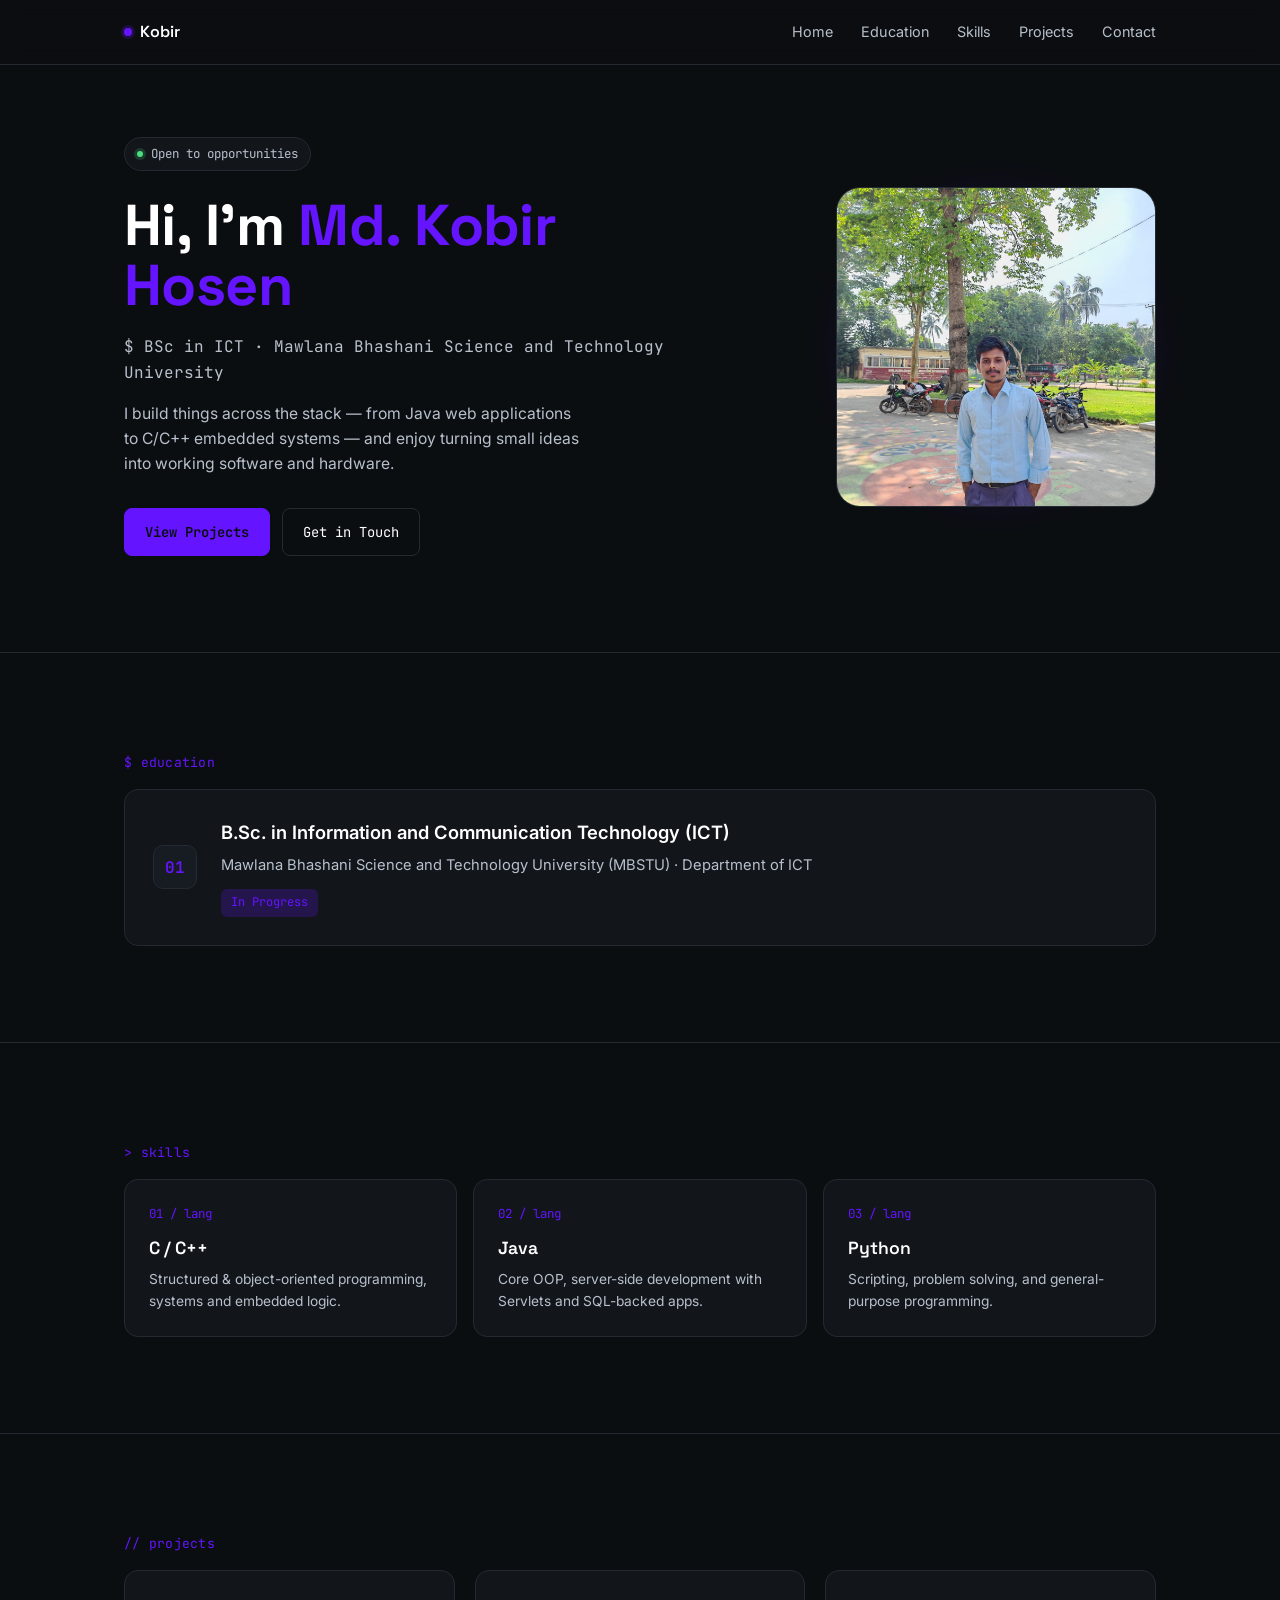
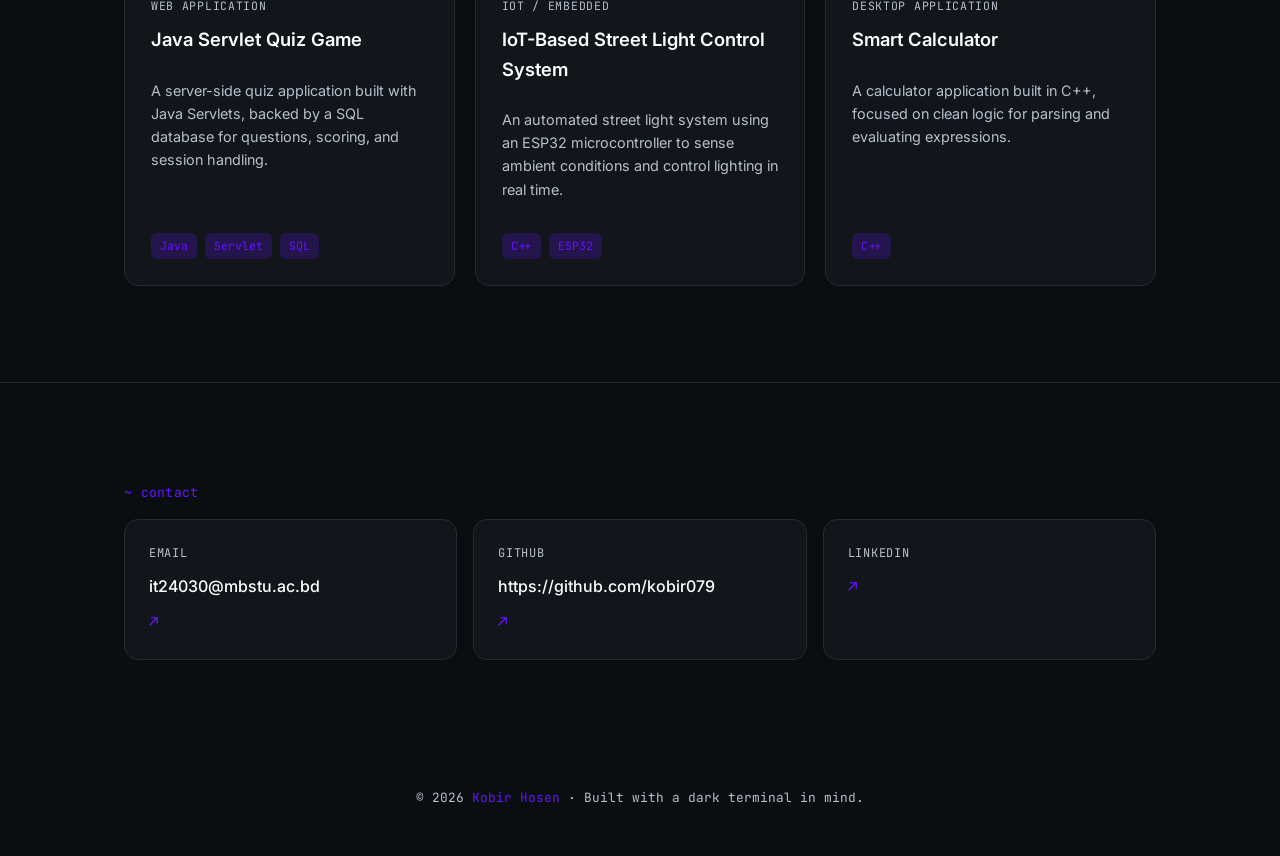
<file: index.html>
<!DOCTYPE html>
<html lang="en">
<head>
<meta charset="UTF-8">
<meta name="viewport" content="width=device-width, initial-scale=1.0">
<title>Md. Kobir Hosen Portfolio</title>
<meta name="description" content="BSc in ICT student at MBSTU — portfolio, skills and projects.">
<link rel="preconnect" href="https://fonts.googleapis.com">
<link rel="preconnect" href="https://fonts.gstatic.com" crossorigin>
<link href="https://fonts.googleapis.com/css2?family=Space+Grotesk:wght@400;500;600;700&family=Inter:wght@400;500;600&family=JetBrains+Mono:wght@400;500;600&display=swap" rel="stylesheet">
<style>
  :root{
    --bg:#0b0e11;
    --surface:#12161b;
    --surface-alt:#171c22;
    --border:#232a31;
    --text:#ffffff;
    --muted:#b8c0cc;
    --accent:#6414ff;
    --accent-dim:#8a4dff;
    --accent-glow:rgba(100,20,255,.22);
    --radius:14px;
    --maxw:1080px;
  }

  *{box-sizing:border-box;}
  html{scroll-behavior:smooth;}
  body{
    margin:0;
    background:var(--bg);
    color:var(--text);
    font-family:'Inter',system-ui,sans-serif;
    line-height:1.6;
    -webkit-font-smoothing:antialiased;
  }
  ::selection{background:var(--accent);color:#0b0e11;}

  h1,h2,h3{
    font-family:'Space Grotesk',sans-serif;
    margin:0;
    letter-spacing:-0.01em;
  }

  .mono{
    font-family:'JetBrains Mono',monospace;
  }

  a{color:inherit;text-decoration:none;}

  .wrap{
    max-width:var(--maxw);
    margin:0 auto;
    padding:0 24px;
  }

  /* ---------- NAV ---------- */
  header{
    position:sticky;
    top:0;
    z-index:50;
    background:rgba(11,14,17,.82);
    backdrop-filter:blur(10px);
    border-bottom:1px solid var(--border);
  }
  nav.wrap{
    display:flex;
    align-items:center;
    justify-content:space-between;
    height:64px;
  }
  .brand{
    font-family:'Space Grotesk',sans-serif;
    font-weight:600;
    font-size:1rem;
    display:flex;
    align-items:center;
    gap:8px;
  }
  .brand-dot{
    width:8px;height:8px;border-radius:50%;
    background:var(--accent);
    box-shadow:0 0 0 3px var(--accent-glow);
    animation:pulse 2.4s ease-in-out infinite;
    flex-shrink:0;
  }
  @keyframes pulse{
    0%,100%{opacity:1;}
    50%{opacity:.45;}
  }
  .navlinks{
    display:flex;
    gap:28px;
    font-size:.9rem;
    color:var(--muted);
  }
  .navlinks a{transition:color .2s;}
  .navlinks a:hover{color:var(--accent);}
  .navtoggle{display:none;background:none;border:none;color:var(--text);font-size:1.4rem;cursor:pointer;}

  @media (max-width:720px){
    .navlinks{
      position:absolute;
      top:64px;left:0;right:0;
      background:var(--surface);
      border-bottom:1px solid var(--border);
      flex-direction:column;
      padding:16px 24px;
      gap:16px;
      display:none;
    }
    .navlinks.open{display:flex;}
    .navtoggle{display:block;}
  }

  /* ---------- SECTION shell ---------- */
  section{
    padding:96px 0;
    border-bottom:1px solid var(--border);
  }
  .eyebrow{
    display:inline-block;
    font-family:'JetBrains Mono',monospace;
    font-size:.82rem;
    color:var(--accent);
    margin-bottom:16px;
    letter-spacing:.02em;
  }
  .eyebrow::before{content:'';}

  .reveal{
    opacity:0;
    transform:translateY(16px);
    transition:opacity .6s ease, transform .6s ease;
  }
  .reveal.in{opacity:1;transform:translateY(0);}

  @media (prefers-reduced-motion: reduce){
    html{scroll-behavior:auto;}
    .reveal{opacity:1;transform:none;transition:none;}
    .brand-dot{animation:none;}
  }

  /* ---------- HERO ---------- */
  #home{
    padding-top:72px;
    padding-bottom:96px;
    border-bottom:1px solid var(--border);
  }
  .hero-grid{
    display:grid;
    grid-template-columns:1.15fr .85fr;
    gap:56px;
    align-items:center;
  }
  @media (max-width:820px){
    .hero-grid{grid-template-columns:1fr;gap:40px;}
    .hero-grid{text-align:left;}
    .hero-photo{order:-1; margin:0 auto;}
  }

  .status-pill{
    display:inline-flex;
    align-items:center;
    gap:8px;
    font-family:'JetBrains Mono',monospace;
    font-size:.78rem;
    color:var(--muted);
    background:var(--surface);
    border:1px solid var(--border);
    padding:6px 12px;
    border-radius:999px;
    margin-bottom:24px;
  }
  .status-dot{
    width:6px;height:6px;border-radius:50%;
    background:#4ade80;
    box-shadow:0 0 0 3px rgba(74,222,128,.18);
  }

  .hero-title{
    font-size:clamp(2.4rem,5vw,3.6rem);
    font-weight:700;
    line-height:1.05;
  }
  .hero-title .accent{color:var(--accent);}
  .hero-role{
    font-family:'JetBrains Mono',monospace;
    color:var(--muted);
    font-size:1rem;
    margin-top:18px;
  }
  .hero-desc{
    color:var(--muted);
    max-width:46ch;
    margin-top:16px;
    font-size:.98rem;
  }
  .hero-cta{
    display:flex;
    gap:12px;
    margin-top:32px;
    flex-wrap:wrap;
  }
  .btn{
    font-family:'JetBrains Mono',monospace;
    font-size:.86rem;
    padding:12px 20px;
    border-radius:8px;
    border:1px solid var(--border);
    transition:border-color .2s, background .2s, transform .2s;
    display:inline-flex;
    align-items:center;
    gap:8px;
  }
  .btn-primary{
    background:var(--accent);
    color:#0b0e11;
    border-color:var(--accent);
    font-weight:600;
  }
  .btn-primary:hover{background:#8a4dff;transform:translateY(-1px);}
  .btn-ghost{color:var(--text);}
  .btn-ghost:hover{border-color:var(--accent);color:var(--accent);transform:translateY(-1px);}

  .hero-photo{
    position:relative;
    width:min(320px,72vw);
    aspect-ratio:1/1;
    margin-left:auto;
  }
  .hero-photo::before{
    content:'';
    position:absolute;
    inset:-28px;
    background:radial-gradient(circle, var(--accent-glow) 0%, transparent 70%);
    filter:blur(4px);
    z-index:0;
  }
  .hero-photo img{
    position:relative;
    z-index:1;
    width:100%;
    height:100%;
    object-fit:cover;
    border-radius:24px;
    border:1px solid var(--border);
    display:block;
  }
  .photo-caption{
    text-align:center;
    font-family:'JetBrains Mono',monospace;
    font-size:.72rem;
    color:var(--muted);
    margin-top:12px;
  }

  /* ---------- EDUCATION ---------- */
  .edu-card{
    display:grid;
    grid-template-columns:auto 1fr;
    gap:24px;
    background:var(--surface);
    border:1px solid var(--border);
    border-radius:var(--radius);
    padding:28px;
    align-items:center;
  }
  .edu-marker{
    width:44px;height:44px;
    border-radius:10px;
    background:var(--surface-alt);
    border:1px solid var(--border);
    display:flex;align-items:center;justify-content:center;
    color:var(--accent);
    font-family:'JetBrains Mono',monospace;
    font-weight:600;
    flex-shrink:0;
  }
  .edu-degree{font-size:1.15rem;font-weight:600;}
  .edu-meta{
    color:var(--muted);
    font-size:.92rem;
    margin-top:6px;
  }
  .edu-tag{
    display:inline-block;
    margin-top:12px;
    font-family:'JetBrains Mono',monospace;
    font-size:.75rem;
    color:var(--accent);
    background:var(--accent-glow);
    border-radius:6px;
    padding:4px 10px;
  }
  @media (max-width:520px){
    .edu-card{grid-template-columns:1fr;}
  }

  /* ---------- SKILLS ---------- */
  .skills-grid{
    display:grid;
    grid-template-columns:repeat(3,1fr);
    gap:16px;
  }
  @media (max-width:640px){
    .skills-grid{grid-template-columns:1fr;}
  }
  .skill-card{
    background:var(--surface);
    border:1px solid var(--border);
    border-radius:var(--radius);
    padding:24px;
    transition:border-color .2s, transform .2s;
  }
  .skill-card:hover{border-color:var(--accent-dim);transform:translateY(-2px);}
  .skill-name{
    font-family:'Space Grotesk',sans-serif;
    font-weight:600;
    font-size:1.1rem;
  }
  .skill-desc{
    color:var(--muted);
    font-size:.86rem;
    margin-top:6px;
  }
  .skill-idx{
    font-family:'JetBrains Mono',monospace;
    color:var(--accent);
    font-size:.78rem;
    margin-bottom:10px;
    display:block;
  }

  /* ---------- PROJECTS ---------- */
  .projects-grid{
    display:grid;
    grid-template-columns:repeat(3,1fr);
    gap:20px;
  }
  @media (max-width:900px){
    .projects-grid{grid-template-columns:1fr;}
  }
  .project-card{
    background:var(--surface);
    border:1px solid var(--border);
    border-radius:var(--radius);
    padding:26px;
    display:flex;
    flex-direction:column;
    transition:border-color .2s, transform .2s;
  }
  .project-card:hover{border-color:var(--accent-dim);transform:translateY(-3px);}
  .project-cat{
    font-family:'JetBrains Mono',monospace;
    font-size:.72rem;
    color:var(--muted);
    text-transform:uppercase;
    letter-spacing:.06em;
    margin-bottom:10px;
  }
  .project-title{
    font-size:1.15rem;
    font-weight:600;
    margin-bottom:10px;
  }
  .project-desc{
    color:var(--muted);
    font-size:.9rem;
    flex-grow:1;
  }
  .project-stack{
    display:flex;
    flex-wrap:wrap;
    gap:8px;
    margin-top:18px;
  }
  .stack-pill{
    font-family:'JetBrains Mono',monospace;
    font-size:.72rem;
    color:var(--accent);
    background:var(--accent-glow);
    border-radius:6px;
    padding:4px 9px;
  }

  /* ---------- CONTACT ---------- */
  #contact{border-bottom:none;}
  .contact-grid{
    display:grid;
    grid-template-columns:repeat(3,1fr);
    gap:16px;
  }
  @media (max-width:720px){
    .contact-grid{grid-template-columns:1fr;}
  }
  .contact-card{
    background:var(--surface);
    border:1px solid var(--border);
    border-radius:var(--radius);
    padding:24px;
    display:flex;
    flex-direction:column;
    gap:10px;
    transition:border-color .2s, transform .2s;
  }
  .contact-card:hover{border-color:var(--accent);transform:translateY(-2px);}
  .contact-label{
    font-family:'JetBrains Mono',monospace;
    font-size:.75rem;
    color:var(--muted);
    text-transform:uppercase;
    letter-spacing:.06em;
  }
  .contact-value{
    font-size:1rem;
    font-weight:500;
    word-break:break-word;
  }
  .contact-arrow{color:var(--accent);font-family:'JetBrains Mono',monospace;}

  footer{
    padding:32px 0 48px;
    text-align:center;
    color:var(--muted);
    font-family:'JetBrains Mono',monospace;
    font-size:.8rem;
  }
  footer .accent{color:var(--accent);}
</style>
</head>
<body>

<header>
  <nav class="wrap">
    <div class="brand"><span class="brand-dot"></span>Kobir</div>
    <button class="navtoggle" id="navToggle" aria-label="Toggle menu">☰</button>
    <div class="navlinks" id="navLinks">
      <a href="#home">Home</a>
      <a href="#education">Education</a>
      <a href="#skills">Skills</a>
      <a href="#projects">Projects</a>
      <a href="#contact">Contact</a>
    </div>
  </nav>
</header>

<main>

  <!-- HOME -->
  <section id="home">
    <div class="wrap hero-grid">
      <div>
        <div class="status-pill"><span class="status-dot"></span>Open to opportunities</div>
        <h1 class="hero-title">Hi, I'm <span class="accent">Md. Kobir Hosen</span></h1>
        <div class="hero-role">$ BSc in ICT · Mawlana Bhashani Science and Technology University</div>
        <p class="hero-desc">I build things across the stack — from Java web applications to C/C++ embedded systems — and enjoy turning small ideas into working software and hardware.</p>
        <div class="hero-cta">
          <a class="btn btn-primary" href="#projects">View Projects</a>
          <a class="btn btn-ghost" href="#contact">Get in Touch</a>
        </div>
      </div>
      <div>
        <div class="hero-photo">
          <!-- Replace assets/profile.jpg with your own 1080x1080 photo (keep the same filename, or update this src) -->
          <img src="assets/profile.jpeg" alt="Portrait placeholder — swap in your own 1080x1080 photo" width="1080" height="1080">
        </div>
    
      </div>
    </div>
  </section>

  <!-- EDUCATION -->
  <section id="education">
    <div class="wrap reveal">
      <span class="eyebrow">$ education</span>
      <div class="edu-card">
        <div class="edu-marker mono">01</div>
        <div>
          <div class="edu-degree">B.Sc. in Information and Communication Technology (ICT)</div>
          <div class="edu-meta">Mawlana Bhashani Science and Technology University (MBSTU) · Department of ICT</div>
          <span class="edu-tag">In Progress</span>
        </div>
      </div>
    </div>
  </section>

  <!-- SKILLS -->
  <section id="skills">
    <div class="wrap reveal">
      <span class="eyebrow">&gt; skills</span>
      <div class="skills-grid">
        <div class="skill-card">
          <span class="skill-idx">01 / lang</span>
          <div class="skill-name">C / C++</div>
          <div class="skill-desc">Structured & object-oriented programming, systems and embedded logic.</div>
        </div>
        <div class="skill-card">
          <span class="skill-idx">02 / lang</span>
          <div class="skill-name">Java</div>
          <div class="skill-desc">Core OOP, server-side development with Servlets and SQL-backed apps.</div>
        </div>
        <div class="skill-card">
          <span class="skill-idx">03 / lang</span>
          <div class="skill-name">Python</div>
          <div class="skill-desc">Scripting, problem solving, and general-purpose programming.</div>
        </div>
      </div>
    </div>
  </section>

  <!-- PROJECTS -->
  <section id="projects">
    <div class="wrap reveal">
      <span class="eyebrow">// projects</span>
      <div class="projects-grid">
        <div class="project-card">
          <div class="project-cat">Web Application</div>
          <div class="project-title">Java Servlet Quiz Game</div>
          <p class="project-desc">A server-side quiz application built with Java Servlets, backed by a SQL database for questions, scoring, and session handling.</p>
          <div class="project-stack">
            <span class="stack-pill">Java</span>
            <span class="stack-pill">Servlet</span>
            <span class="stack-pill">SQL</span>
          </div>
        </div>
        <div class="project-card">
          <div class="project-cat">IoT / Embedded</div>
          <div class="project-title">IoT-Based Street Light Control System</div>
          <p class="project-desc">An automated street light system using an ESP32 microcontroller to sense ambient conditions and control lighting in real time.</p>
          <div class="project-stack">
            <span class="stack-pill">C++</span>
            <span class="stack-pill">ESP32</span>
          </div>
        </div>
        <div class="project-card">
          <div class="project-cat">Desktop Application</div>
          <div class="project-title">Smart Calculator</div>
          <p class="project-desc">A calculator application built in C++, focused on clean logic for parsing and evaluating expressions.</p>
          <div class="project-stack">
            <span class="stack-pill">C++</span>
          </div>
        </div>
      </div>
    </div>
  </section>

  <!-- CONTACT -->
  <section id="contact">
    <div class="wrap reveal">
      <span class="eyebrow">~ contact</span>
      <div class="contact-grid">
        <a class="contact-card" href="mailto:it24030@mbstu.ac.bd">
          <span class="contact-label">Email</span>
          <span class="contact-value">it24030@mbstu.ac.bd</span>
          <span class="contact-arrow">↗</span>
        </a>
        <a class="contact-card" href="https://github.com/kobir079" target="_blank" rel="noopener">
          <span class="contact-label">GitHub</span>
          <span class="contact-value">https://github.com/kobir079</span>
          <span class="contact-arrow">↗</span>
        </a>
        <a class="contact-card" href="https://linkedin.com/in/yourusername" target="_blank" rel="noopener">
          <span class="contact-label">LinkedIn</span>
          <!-- <span class="contact-value">linkedin.com/in/KobirHosen</span> -->
          <span class="contact-arrow">↗</span>
        </a>
      </div>
    </div>
  </section>

</main>

<footer>
  <div class="wrap">© <span id="year"></span> <span class="accent">Kobir Hosen</span> · Built with a dark terminal in mind.</div>
</footer>

<script>
  document.getElementById('year').textContent = new Date().getFullYear();

  const toggle = document.getElementById('navToggle');
  const links = document.getElementById('navLinks');
  toggle.addEventListener('click', () => links.classList.toggle('open'));
  links.querySelectorAll('a').forEach(a => a.addEventListener('click', () => links.classList.remove('open')));

  const io = new IntersectionObserver((entries) => {
    entries.forEach(e => { if(e.isIntersecting) e.target.classList.add('in'); });
  }, { threshold: 0.12 });
  document.querySelectorAll('.reveal').forEach(el => io.observe(el));
</script>

</body>
</html>
</file>
